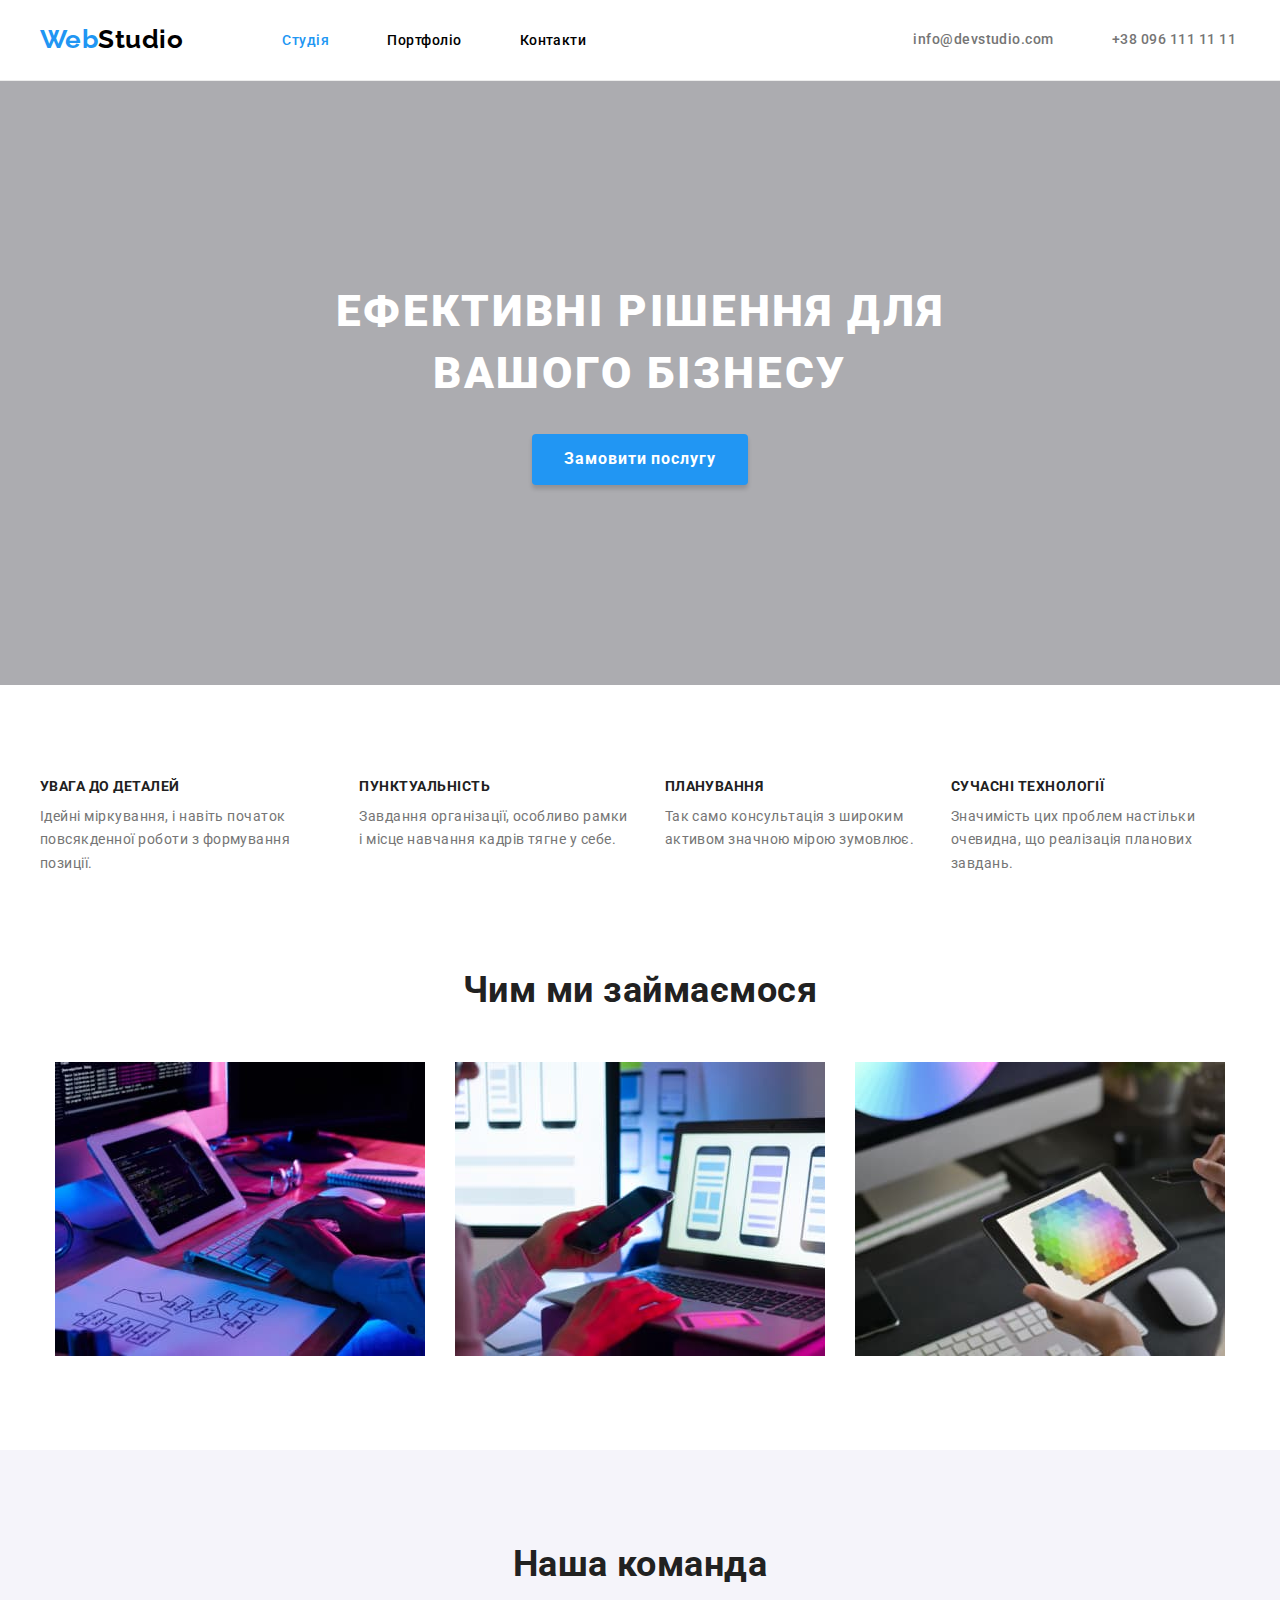
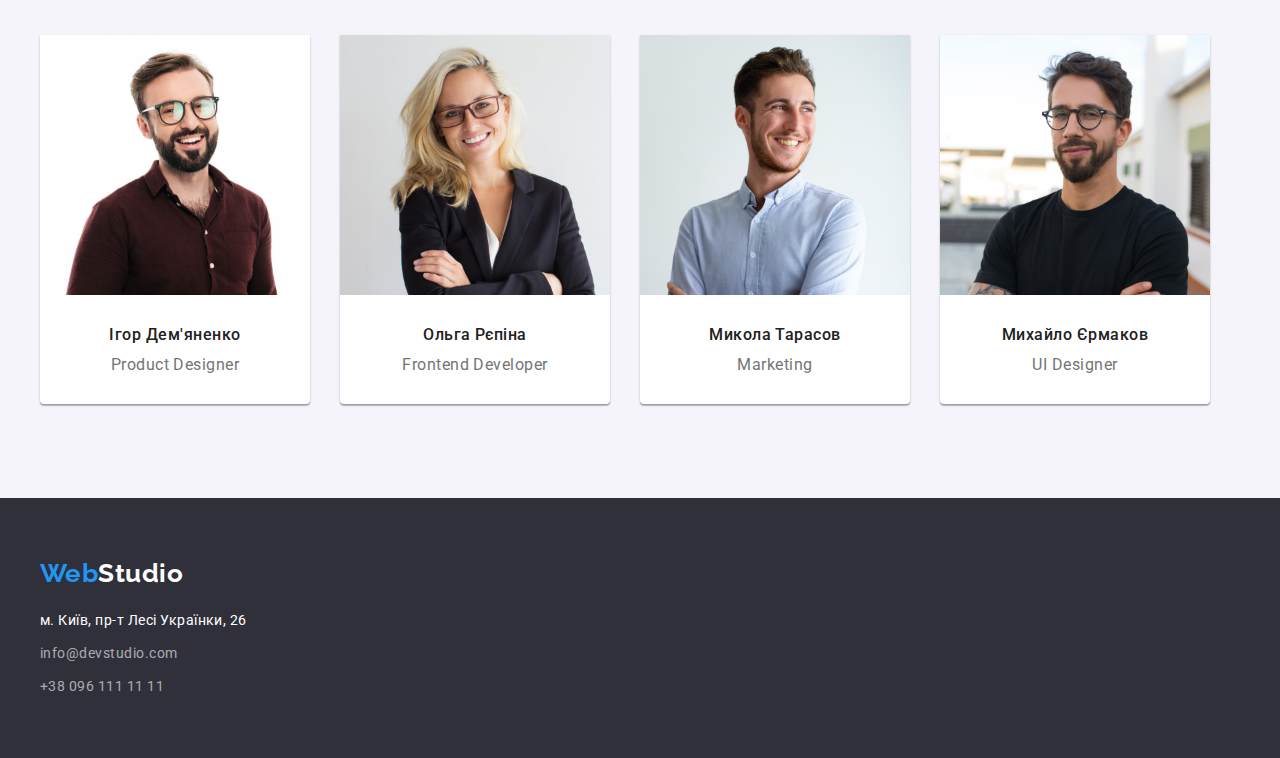
<file: index.html>
<!DOCTYPE html>
<html lang="en">

<head>
  <meta charset="UTF-8" />
  <meta http-equiv="X-UA-Compatible" content="IE=edge" />
  <meta name="viewport" content="width=device-width, initial-scale=1.0" />
  <title>студія</title>
  <link rel="stylesheet" href="https://cdnjs.cloudflare.com/ajax/libs/modern-normalize/1.1.0/modern-normalize.min.css">
  <link href="https://fonts.googleapis.com/css2?family=Raleway:wght@700&family=Roboto:wght@400;500;700;900&display=swap"
    rel="stylesheet">
  <link rel="stylesheet" href="styles/styles.css">
</head>

<body>
  <!-- header-->
  <header class="header">
    <div class="conteiner">
      <div class="conteiner-header">
        <a class="Logo logo-header" href="index.html"><span class="logospan">Web</span>Studio</a>
        <nav>
          <ul class="nav-list list">
            <li class="link"><a href="index.html" class="nav-knopky activ corrent">Студія</a></li>
            <li class="link"><a href="portfolio.html" class="nav-knopky ">Портфоліо</a></li>
            <li class="link"><a href="#" class="nav-knopky ">Контакти</a></li>
          </ul>
        </nav>
        <ul class="communication list kontakt-list">
          <li class="link ">
            
            <a href="mailto:info@devstudio.com" class="communication communication-mail">info@devstudio.com</a>
           
          </li>
          <li class="link"><a href="tel:+380961111111" class="communication communication-tel">+38 096 111 11 11</a>
            
          </li>
        </ul>
      </div>
    </div>

  </header>

  <main>
    <!-- hero -->
    <section class="hero-wraper">
      <div class="conteiner">
        <div class="hero">
          <h1 class="title">Ефективні рішення для вашого бізнесу</h1>
          <button type="button" class="button-hero">Замовити послугу</button>
        </div>
      </div>


    </section>
    <!-- advantage firm-->
    <section class="conteiner">
      <div class="advantage-section">
      <h2 class="advantage-title">Переваги фірми</h2>
      <ul class="advantage-list list">
        <li class="advantage-list-item">

          <h3 class="advantage-title-two">УВАГА ДО ДЕТАЛЕЙ</h3>
          <p class="advantage-text">
            Ідейні міркування, і навіть початок повсякденної роботи з
            формування позиції.
          </p>
        </li>
        <li class="advantage-list-item">
          <h3 class="advantage-title-two">ПУНКТУАЛЬНІСТЬ</h3>
          <p class="advantage-text">
            Завдання організації, особливо рамки і місце навчання кадрів тягне
            у себе.
          </p>
        </li>
        <li class="advantage-list-item">
          
          <h3 class="advantage-title-two">ПЛАНУВАННЯ</h3>
          <p class="advantage-text">
            Так само консультація з широким активом значною мірою зумовлює.
          </p>
        </li>
        <li class="advantage-list-item">
          
          <h3 class="advantage-title-two">СУЧАСНІ ТЕХНОЛОГІЇ</h3>
          <p class="advantage-text">
            Значимість цих проблем настільки очевидна, що реалізація планових
            завдань.
          </p>
        </li>
      </ul>
    </div>
    </section>
    <!-- Whot working -->
    <section class="">
      <div class="conteiner conteiner-working">
        <h2 class="title-section">Чим ми займаємося</h2>
        <ul class="working-list list">
          <li class="working-list-item">
            <img class="foto" src="./images/box1.jpg" alt="Набор коду на ПК" width="370" />
          </li>
          <li class="working-list-item">
            <img class="foto" src="./images/box2.jpg" alt="Телефон в рукі" width="370" />
          </li>
          <li class="working-list-item">
            <img class="foto" src="./images/box3.jpg" alt="Вибор колору на планшеті" width="370" />
          </li>
        </ul>
      </div>
    </section>
      <!-- Our team -->

      <section class="conteiner-team">
        <div class="conteiner conteiner-team-list">
          <h2 class="title-section">Наша команда</h2>
          <ul class="team-list list">
            <li class="team-list-icon">
              <img class="foto" src="images/ihor.jpg" alt="працівник Ігор" width="270" />
              <div class="team-our-name">
                <h3 class="team-title-name">Ігор Дем'яненко</h3>
                <p class="team-post">Product Designer</p>
              </div>
             
            </li>
            <li class="team-list-icon">
              <img class="foto" src="images/olha.jpg" alt="працівник Ольга" width="270" />
              <div class="team-our-name">
                <h3 class="team-title-name">Ольга Рєпіна</h3>
                <p class="team-post">Frontend Developer</p>
              </div>
             
            </li>
            </li>
            <li class="team-list-icon">
              <img class="foto" src="images/mykola.jpg" alt="працівник Микола" width="270" />
              <div class="team-our-name">
                <h3 class="team-title-name">Микола Тарасов</h3>
                <p class="team-post">Marketing</p>
              </div>
              
            </li>
            </li>
            <li class="team-list-icon">
              <img class="foto" src="images/mykhailo.jpg" alt="працівник Михайло" width="270" />
              <div class="team-our-name">
                <h3 class="team-title-name">Михайло Єрмаков</h3>
                <p class="team-post">UI Designer</p>
              </div>
              
            </li>
            </li>
          </ul>
        </div>

      </section>

  

  </main>
  <!-- footer -->
  <footer class="footer">
    <div class="conteiner conteiner-footer">
      <div>
        <div class="logo-wraper">
          <a class="Logo logospan-footer" href="index.html"><span class="logospan">Web</span>Studio</a>
        </div>

        <address>
          <ul class="address-list list">
            <li>
              <a class="Address-link" href="https://goo.gl/maps/K1UanMXqAidAnJSs7" target="_blank"
                rel="noopener noreferrer nofollow">
                м. Київ, пр-т Лесі Українки, 26</a>
            </li>
            <li class="foter-otstup">
              <a href="mailto:info@devstudio.com" target="_blank" class="communication-footer">info@devstudio.com</a>
            </li>
            <li class="foter-otstup">
              <a href="tel:+380961111111" class="communication-footer">+38 096 111 11 11</a>
            </li>
          </ul>
        </address>
      </div>
      
    </div>
  </footer>
</body>

</html>
</file>
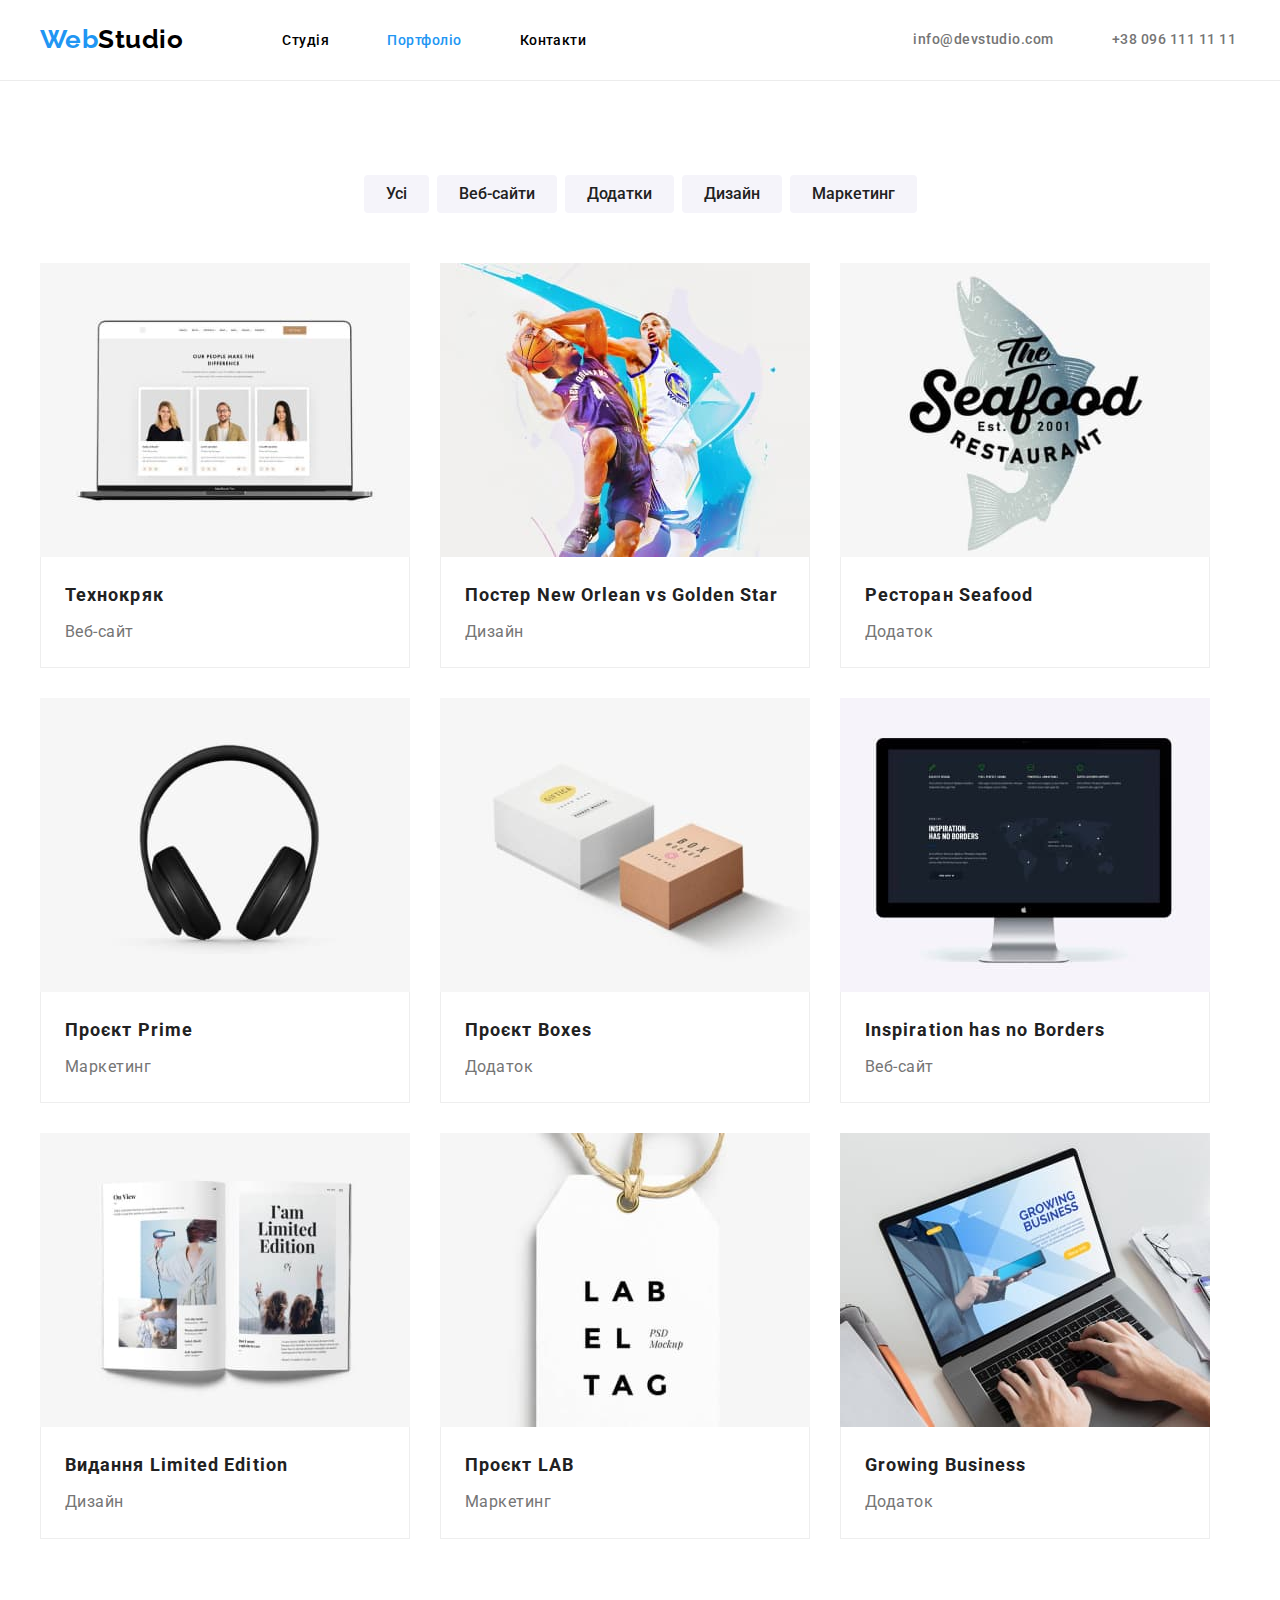
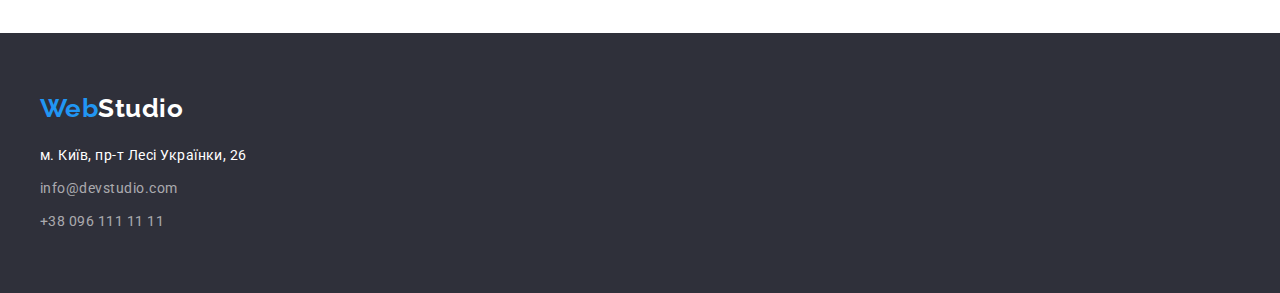
<file: portfolio.html>
<!DOCTYPE html>
<html lang="en">

<head>
    <meta charset="UTF-8" />
    <meta http-equiv="X-UA-Compatible" content="IE=edge" />
    <meta name="viewport" content="width=device-width, initial-scale=1.0" />
    <title>студія</title>

    <link rel="stylesheet"
        href="https://cdnjs.cloudflare.com/ajax/libs/modern-normalize/1.1.0/modern-normalize.min.css" />
    <link
        href="https://fonts.googleapis.com/css2?family=Raleway:wght@700&family=Roboto:wght@400;500;700;900&display=swap"
        rel="stylesheet" />
    <link rel="stylesheet" href="styles/styles.css" />
</head>

<body>
    <!-- header-->
    <header class="header">
        <div class="conteiner">
            <div class="conteiner-header">
                <a class="Logo logo-header" href="index.html"><span class="logospan">Web</span>Studio</a>
                <nav>
                    <ul class="nav-list list">
                        <li class="link">
                            <a href="index.html" class="nav-knopky">Студія</a>
                        </li>
                        <li class="link">
                            <a href="portfolio.html" class="nav-knopky activ corrent">Портфоліо</a>
                        </li>
                        <li class="link"><a href="#" class="nav-knopky">Контакти</a></li>
                    </ul>
                </nav>
                <ul class="communication list kontakt-list">
                    <li class="link">
                        <a href="mailto:info@devstudio.com"
                            class="communication communication-mail">info@devstudio.com</a>
                    </li>
                    <li class="link">
                        <a href="tel:+380961111111" class="communication communication-tel">+38 096 111 11 11</a>
                    </li>
                </ul>
            </div>
        </div>
    </header>

    <!-- main  -->
    <main>
        <h1 class="title-galety list">Gallery</h1>
        <section class="galeria" >
            <div class="conteiner">
                
                    <ul class="list btn-list">
                        <li class="bnt-link">
                            <button type="button" class="bnt-portfolio">Усі</button>
                        </li>
                        <li class="bnt-link">
                            <button type="button" class="bnt-portfolio">Веб-сайти</button>
                        </li>
                        <li class="bnt-link">
                            <button type="button" class="bnt-portfolio">Додатки</button>
                        </li>
                        <li class="bnt-link">
                            <button type="button" class="bnt-portfolio">Дизайн</button>
                        </li>
                        <li class="bnt-link">
                            <button type="button" class="bnt-portfolio">Маркетинг</button>
                        </li>
                    </ul>
                
                
                    <ul class="list list-portfolio">
                        <li class="list-portfolio-icon">
                          <a href=""> <img class="foto"  src="./images/macbok1.jpg" alt="Ноутбук" width="" />
                            <div class="portfolio-icon-text">
                                <h2 class="title-portfolio">Технокряк</h2>
                                <p class="text-portfolio">Веб-сайт</p>
                            </div></a> 
                        </li>
                        <li class="list-portfolio-icon">
                           <a href=""> <img class="foto" src="./images/basketbol2.jpg" alt="Баскетболісти" width="" />
                            <div class="portfolio-icon-text">
                                <h2 class="title-portfolio">
                                    Постер New Orlean vs Golden Star
                                </h2>
                                <p class="text-portfolio">Дизайн</p>
                            </div></a>
                        </li>
                        <li class="list-portfolio-icon">
                           <a href=""> <img class="foto" src="./images/imege3.jpg" alt="Малюнок з надписом" width="" />
                            <div class="portfolio-icon-text">
                                <h2 class="title-portfolio">Ресторан Seafood</h2>
                                <p class="text-portfolio">Додаток</p>
                            </div></a>
                        </li>
                        <li class="list-portfolio-icon">
                           <a href=""> <img class="foto" src="./images/naushnik4.jpg" alt="Навушники" width="" />
                            <div class="portfolio-icon-text">
                                <h2 class="title-portfolio">Проєкт Prime</h2>
                                <p class="text-portfolio">Маркетинг</p>
                            </div></a>
                        </li>
                        <li class="list-portfolio-icon">
                            <a href=""><img class="foto" src="./images/box5.jpg" alt="Дві коробки" width="370" />
                            <div class="portfolio-icon-text">
                                <h2 class="title-portfolio">Проєкт Boxes</h2>
                                <p class="text-portfolio">Додаток</p>
                            </div></a>
                        </li>
                        <li class="list-portfolio-icon">
                            <img class="foto" src="./images/monitor6.jpg" alt="Монітор apple" width="370" />
                            <div class="portfolio-icon-text">
                                <h2 class="title-portfolio">Inspiration has no Borders</h2>
                                <p class="text-portfolio">Веб-сайт</p>
                            </div> 
                        </li>
                        <li class="list-portfolio-icon">
                           <a href=""> <img class="foto" src="./images/book7.jpg" alt="Книжка" width="" />
                            <div class="portfolio-icon-text">
                                <h2 class="title-portfolio">Видання Limited Edition</h2>
                                <p class="text-portfolio">Дизайн</p>
                            </div> </a>
                        </li>
                        <li class="list-portfolio-icon">
                            <a href=""><img class="foto" src="./images/amulet8.jpg" alt="Амулет з надписом" width="" />
                            <div class="portfolio-icon-text">
                                <h2 class="title-portfolio">Проєкт LAB</h2>
                                <p class="text-portfolio">Маркетинг</p>
                            </div></a>
                        </li>
                        <li class="list-portfolio-icon">
                           <a href=""> <img class="foto" src="./images/jobbuk9.jpg" alt="Робота на ноутбукі" width="" />
                            <div class="portfolio-icon-text">
                                <h2 class="title-portfolio">Growing Business</h2>
                                <p class="text-portfolio">Додаток</p>
                            </div></a>
                        </li>
                    </ul>
                
            </div>
        </section>
    </main>

  <!-- footer -->
  <footer class="footer">
    <div class="conteiner conteiner-footer">
      <div>
        <div class="logo-wraper">
          <a class="Logo logospan-footer" href="index.html"><span class="logospan">Web</span>Studio</a>
        </div>

        <address>
          <ul class="address-list list">
            <li>
              <a class="Address-link" href="https://goo.gl/maps/K1UanMXqAidAnJSs7" target="_blank"
                rel="noopener noreferrer nofollow">
                м. Київ, пр-т Лесі Українки, 26</a>
            </li>
            <li class="foter-otstup">
              <a href="mailto:info@devstudio.com" target="_blank" class="communication-footer">info@devstudio.com</a>
            </li>
            <li class="foter-otstup">
              <a href="tel:+380961111111" class="communication-footer">+38 096 111 11 11</a>
            </li>
          </ul>
        </address>
      </div>
      
    </div>
  </footer>
</body>

</html>
</file>
<file: styles/styles.css>
/* :root{  --pri-text-color: #212121 } 
.main{ background-color: var(--pri-text-color)} */

:root {
    --primary-text-color: #212121;
    --focus-text-color: #2196F3;
    --other-text-color: #FFFFFF;
    --logo-text-color: #000000;
    --advantage-text-color: #757575;
}



body {
    font-family: 'Roboto', sans-serif;
    font-style: normal;
    letter-spacing: 0.03em;
    color: var(--primary-text-color);
    background-color: #ffffff;
}

/* *{ outline: 1px solid red;} */

.icon{ fill: #000000;}

a { margin: 0;
    text-decoration: none;
}

a,p,ul,li,h1,h2,h3,button{padding: 0;
margin: 0;}

.img { display: block;
    max-width: 100%;
    height: auto}

address {
    list-style-type: none;
    text-decoration: none;
}

.list {margin: 0px;
    list-style-type: none;
}

.conteiner {margin: 0 auto;
    width: 1230px;
    padding-left: 15px;
    padding-right: 15px;
}

/* header */

.Logo {

    font-family: 'Raleway', sans-serif;
    font-weight: 700;
    font-size: 26px;
    line-height: 1.2;
    color: var(--logo-text-color)
}

.logo-header {
    margin-right: 95px;
}
 
.header{ border-bottom: 1px solid #ECECEC;}

.conteiner-header { 
    height: 80px;
    align-items: center;
    display: flex;
}

.nav-list {
    padding-inline-start: 0px;
    display: flex;
}

.nav-list>.link:not(:last-child) {
    margin-right: 50px;
}



.logospan {
    color: var(--focus-text-color);
}


.activ.corrent {
    color: var(--focus-text-color);
}

.nav-knopky {
    padding: 4px 4px;
    color: var(--logo-text-color);
    font-weight: 500;
    font-size: 14px;
    line-height: 1.14;
}

.kontakt-list {
    padding-inline-start: 0;
    margin-left: auto;
}

.communication {
    display: flex;
    color: var(--primary-text-color);
    font-weight: 500;
    font-size: 14px;
    line-height: 1.14;
}

.communication-tel {
    margin-left: 50px;
}



.communication-mail,
.communication-tel {
    padding: 4px 4px;
    color: var(--advantage-text-color)
}



.link :hover,
.link :focus {
    color: var(--focus-text-color);
}

/* main */



/* <!-- hero --> */
.hero-wraper {
    background-color: rgba(47, 48, 58, 0.4);
    background-repeat:no-repeat;
    background-position: 50% 50%;
    background-size: cover;
}

.hero { display: flex;
    flex-direction: column;
    justify-content: center;
    align-items: center;
    padding-top: 200px;
    padding-bottom: 200px;
}

.title {
    width: 700px;
    margin: 0;
    font-weight: 900;
    font-size: 44px;
    line-height: 1.4;
    text-align: center;
    letter-spacing: 0.06em;
    text-transform: uppercase;
    color: var(--other-text-color)
}
.button-hero{ margin-top: 30px;
box-shadow: 0px 4px 4px rgba(0, 0, 0, 0.15);
font-family: 'Roboto', sans-serif;
    background-color: var(--focus-text-color);
    font-weight: 700;
    font-size: 16px;
    line-height: 1.9;
    letter-spacing: 0.06em;
    color: var(--other-text-color);
    padding: 10px 32px 10px 32px;
    border-width: 0px;
    box-shadow: 0px 4px 4px rgba(0, 0, 0, 0.15);
    border-radius: 4px}


    


/* advantage firm */

.advantage-section {
    padding-top: 94px;
}

.advantage-list {
    margin: 0;
    padding: 0;
    display: flex;
}

.advantage-list-item:not(:last-child) {
    margin-right: 30px;

}

.advantage-title {
    position: absolute;
    white-space: nowrap;
    width: 1px;
    height: 1px;
    overflow: hidden;
    border: 0;
    padding: 0;
    clip: rect(0 0 0 0);
    clip-path: inset(50%);
    margin: -1px;
}

.advantage-title-two { margin-bottom: 10px;
    font-family: 'Roboto';
    font-style: normal;
    font-weight: 700;
    font-size: 14px;
    line-height: 1.14;
    text-transform: uppercase;
}

.advantage-text {

    font-size: 14px;
    line-height: 1.7;
    color: var(--advantage-text-color)
}


/* <!-- Whot working --> */

.conteiner-working {
    padding: 94px 0px 94px 0px;
}

.working-list {
    padding: 0px;
    display: flex;
    padding-inline-start: 0px;
    justify-content: center;


}

.working-list-item:not(:last-child) {
    margin-right: 30px;
}

.foto { display: block;
    }

.title-section {
    margin: 0 0 50px 0;
    font-weight: 700;
    font-size: 36px;
    line-height: 1.16;
    text-align: center;
}


/* <!-- Our team --> */

.conteiner-team {
    background-color:#F5F4FA;
}

.conteiner-team-list {
    padding-top: 94px;
    padding-bottom: 94px;
}

.team-list {
    padding-inline-start: 0px;
    display: flex;
    margin: 0;
}

.team-our-name{ padding-bottom: 30px; padding-top: 30px; padding-left: 10px; padding-right: 10px;
}

.team-list-icon {
    background: #FFFFFF;
    box-shadow: 0px 1px 3px rgba(0, 0, 0, 0.12), 0px 1px 1px rgba(0, 0, 0, 0.14), 0px 2px 1px rgba(0, 0, 0, 0.2);
    border-radius: 0px 0px 4px 4px;

}

.team-list-icon:not(:last-child) {
    margin-right: 30px;
}

.team-title-name {
   
    margin-bottom: 10px;
    font-weight: 500;
    font-size: 16px;
    line-height: 1.2;
    text-align: center;
}

.team-post {
    margin: 0;
    font-size: 16px;
    line-height: 1.2;
    text-align: center;
    color: var(--advantage-text-color);
}
.Our-team-sylky{display: flex;}



/* Постійні клієнти */
.conteiner-klienty{padding-top: 94px;
    padding-bottom: 94px;}

.postiini-klienty{ display: flex;}


.page-klient{
    width: calc((100% - 5 * 30px) / 6);
     border: 1px solid #AFB1B8;
     border-radius: 4px;}
    

     .page-klient:not(:last-child) {
        margin-right: 30px; 
       }
    
        .List-compani{ display: flex;
            justify-content: center;
            align-items: center;
            height: 92px;
        }


/* footer */

.footer { background-color: #2F303A;
}

.conteiner-footer {display: flex;
    background-color: #2F303A;
    padding-top: 60px;
    padding-bottom: 60px;
    
}
.polylannia-footer{}


.logospan-footer {
    color: var(--other-text-color);
}

.logo-wraper {
    margin-bottom: 20px;
}

.list.address-list {margin: 0px;
    padding: 0;
}

.Address-link {
    font-style: normal;
    font-size: 14px;
    line-height: 1.7;
    color: var(--other-text-color);
}
.foter-otstup{ margin-top: 9px;}

.communication-footer {margin-top: 9px;
    font-style: normal;
    font-size: 14px;
    line-height: 1.7;
    color: rgba(255, 255, 255, 0.6);
}

.footer-sylky-blok{margin-left: 70px; }
.title-footer-sylky{margin-top: 12px;
     color: var(--other-text-color);}
.footer-sylky{display: flex;}

/* Portfolio */

.galeria {
    padding: 94px 0px 94px 0px;
}


.btn-list {  margin-bottom: 50px;
    padding-inline-start: 0px;
    display: flex;
    justify-content: center;
   

}

.bnt-link:not(:last-child) {
    margin-right: 8px;
}

.list-portfolio { 
    display: flex;
    flex-wrap: wrap;
    margin: 0;
    padding: 0;
    gap:  30px;
}

.img{
    max-width: 100%;
    height: auto}

.list-portfolio-icon { display: block;
    width: 370px;
     
    
    

}
.list-portfolio-icon{ }

.foto-portfilio{ display: block;}

.list-portfolio-icon:nth-child(3n) {
    margin-right: 0;
}

.portfolio-icon-text {
    padding: 20px 24px 20px 24px;
    background: #FFFFFF;
    border-left: 1px solid #EEEEEE;
    border-right: 1px solid #EEEEEE;
    border-bottom: 1px solid #EEEEEE;
}



.title-galety {
    position: absolute;
    white-space: nowrap;
    width: 1px;
    height: 1px;
    overflow: hidden;
    border: 0;
    padding: 0;
    clip: rect(0 0 0 0);
    clip-path: inset(50%);
    margin: -1px;
}

.bnt-portfolio:not(:last-child) {
    margin-right: 8px;
}

.bnt-portfolio {
    
    padding: 6px 22px 6px 22px;
    background: #F5F4FA;
    border-radius: 4px;
    border: 0px;
    font-family: 'Roboto';
    font-style: normal;
    font-weight: 500;
    font-size: 16px;
    line-height: 1.6;
    color: var(--primary-text-color)
}

.bnt-link :hover,
.bnt-link :focus,
.bnt-link :active {
    background-color: var(--focus-text-color);
    color: var(--other-text-color);
    cursor: pointer;
    box-shadow: 0px 3px 1px rgba(0, 0, 0, 0.1), 0px 1px 2px rgba(0, 0, 0, 0.08), 0px 2px 2px rgba(0, 0, 0, 0.12);
}

.title-portfolio {margin-bottom: 4px;
    font-weight: 700;
    font-size: 18px;
    line-height: 2;
    letter-spacing: 0.06em;
    color: var(--primary-text-color);
}

.text-portfolio {

    font-size: 16px;
    line-height: 1.9;
    color: var(--advantage-text-color);
}

.communication-footer:hover,
.communication-footer:focus,
.Address-link:hover,
.Address-link:focus {
    color: var(--focus-text-color);
}
</file>
